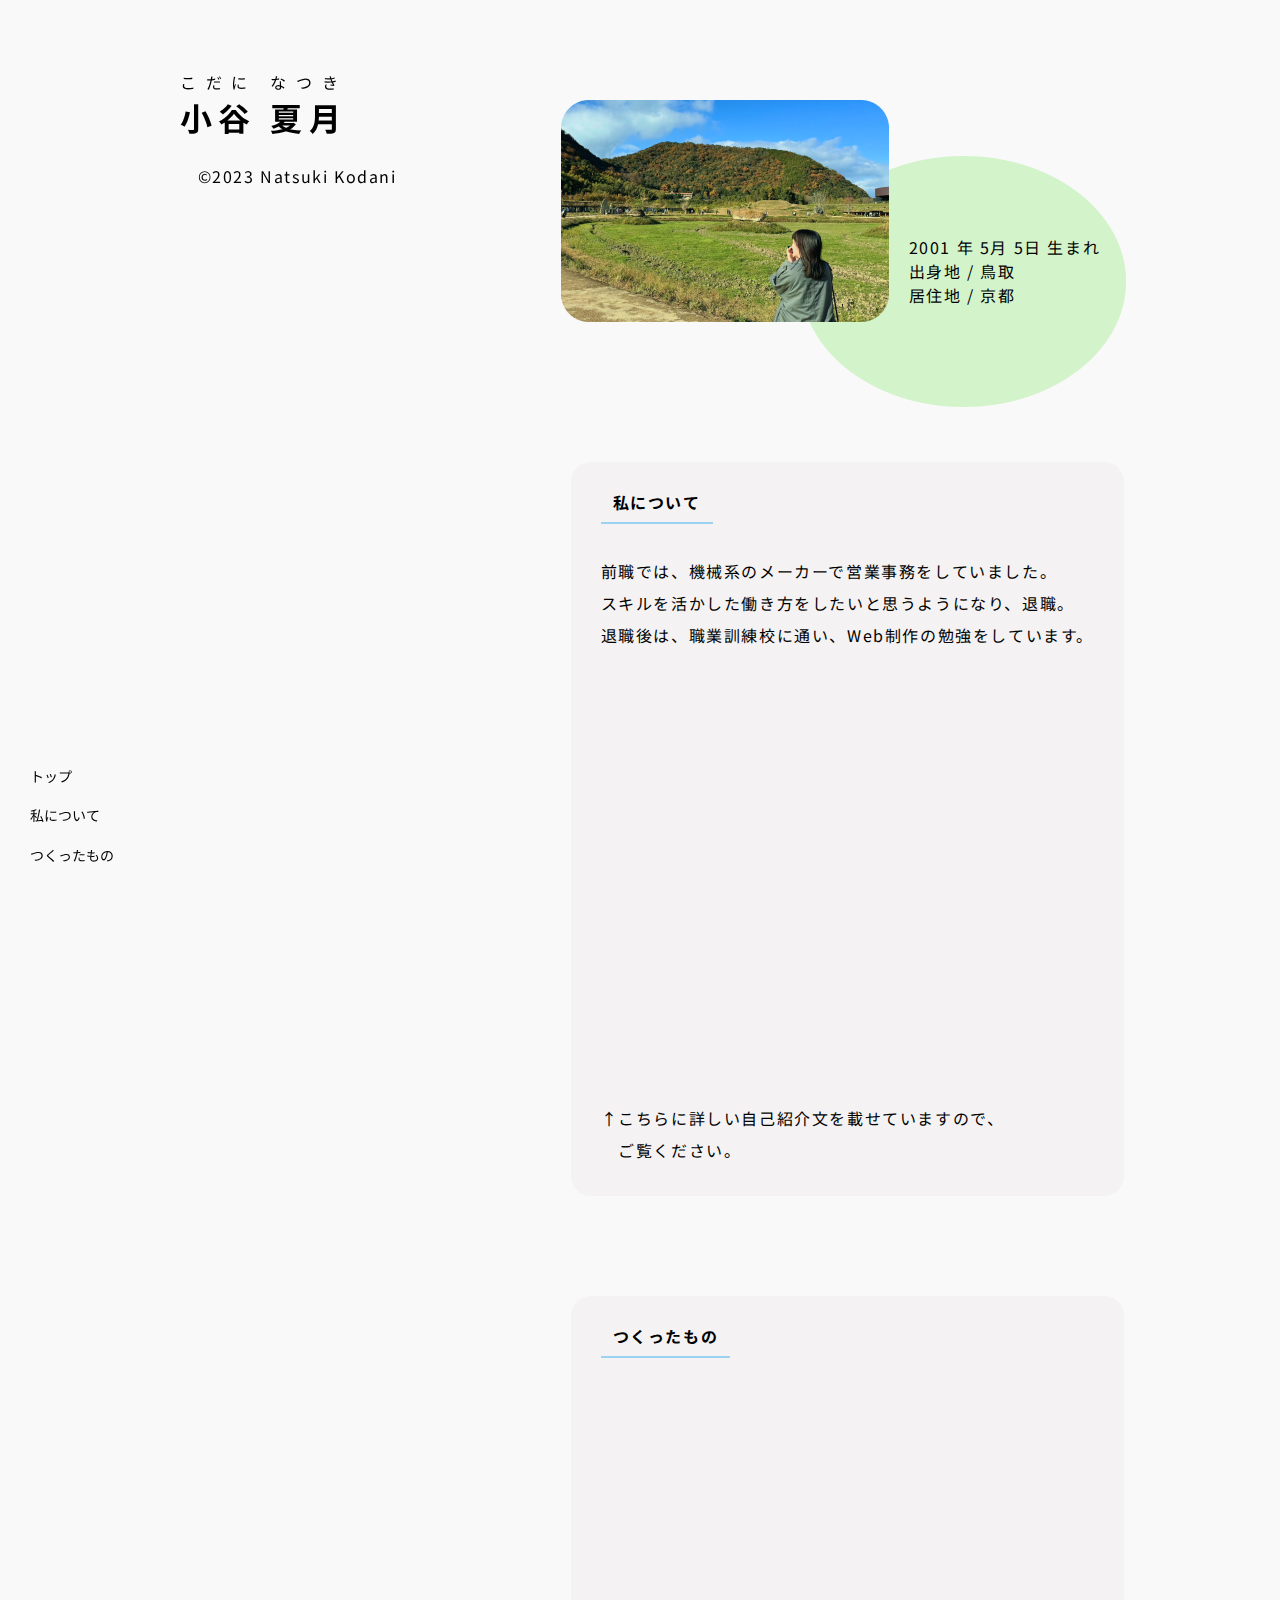
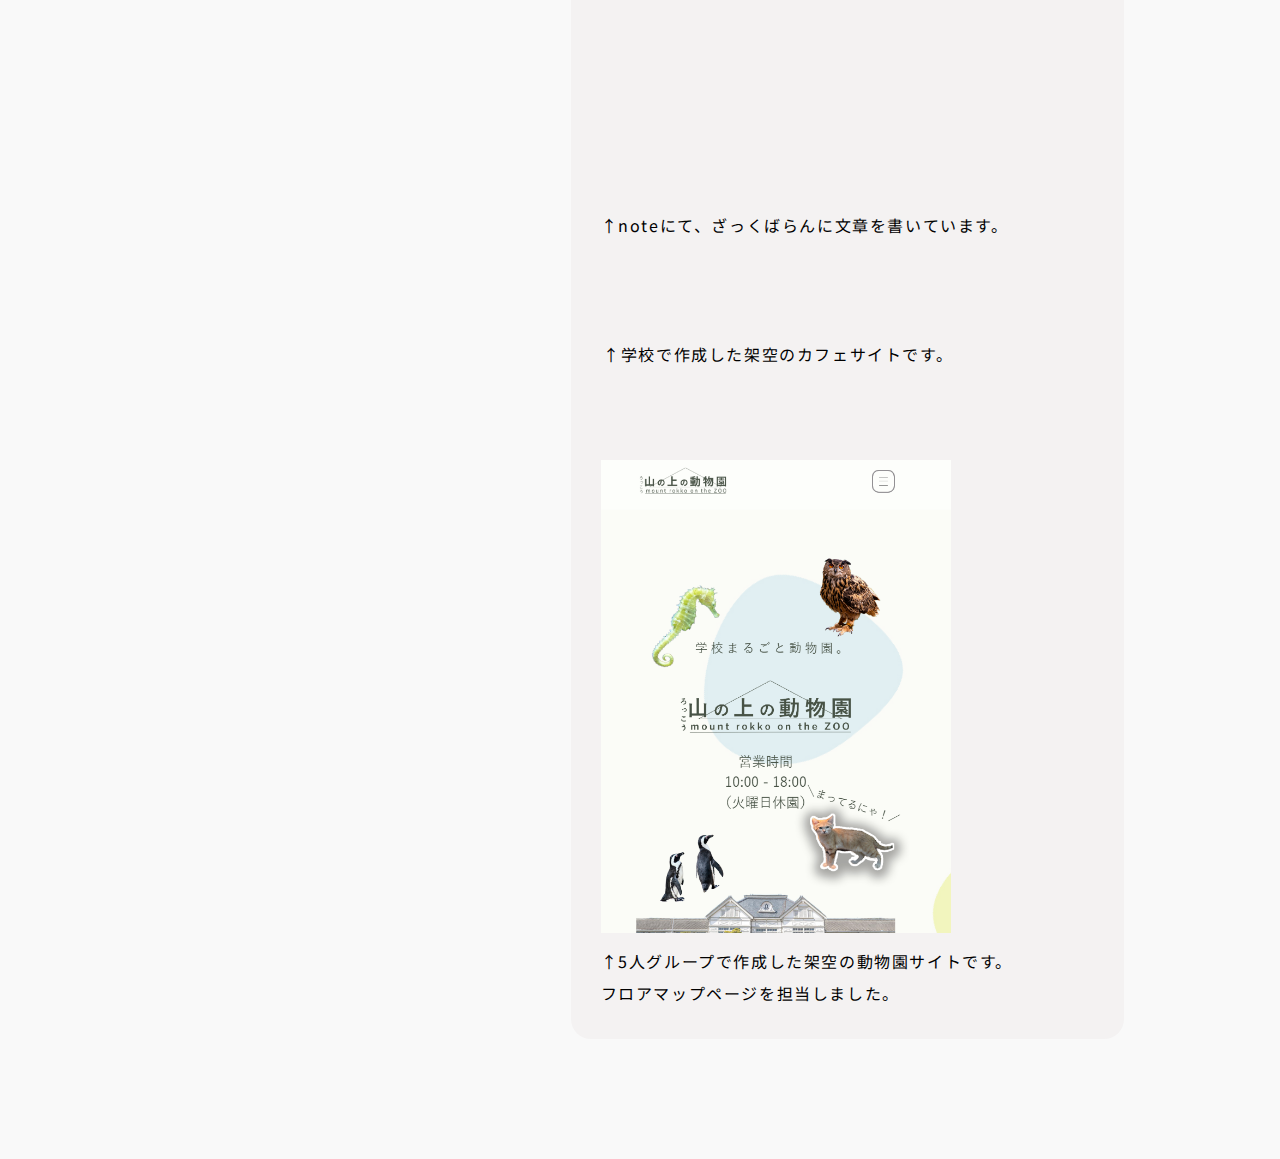
<file: index.html>
<!DOCTYPE html>
<html lang="ja">

<head>
    <meta charset="UTF-8">
    <meta name="viewport" content="width=device-width, initial-scale=1.0">
    <title>Natsuki Kodani</title>
    <link rel="stylesheet" href="./style.css">
    <link rel="preconnect" href="https://fonts.googleapis.com">
    <link rel="preconnect" href="https://fonts.gstatic.com" crossorigin>
    <link href="https://fonts.googleapis.com/css2?family=Noto+Sans+JP:wght@300&display=swap" rel="stylesheet">
</head>



<body>
    <div class="container">
        <div class="left">
            <div class="menu">
                <ul id="nav" class="font">
                    <li><a href="#">トップ</a>
                    <li><a href="#kasen1">私について</a></li>
                    <li><a href="#kasen2">つくったもの</a></li>
                </ul>
            </div>

            <div class="name">
                <p class="huri">こだに なつき</p>
                <h1>小谷 夏月</h1><br>
                <p>　©2023 Natsuki Kodani </p>
            </div>
        </div>

        <div class=" right">
            <div class="inner">
                <div class="profile">
                    <img src="img/first-view.png" alt="">
                    <img src="img/greenball.png" alt="" class="greenball">
                    <p class="born">2001 年 5月 5日 生まれ<br>出身地 / 鳥取<br>居住地 / 京都</p>
                </div>
                <article class="section">
                    <p id="kasen1"></p>
                    <p class="kasen">私について</p>
                    <br>
                    <p>前職では、機械系のメーカーで営業事務をしていました。<br>スキルを活かした働き方をしたいと思うようになり、退職。<br>退職後は、職業訓練校に通い、Web制作の勉強をしています。</p>
                    <br>
                    <iframe class="note-embed" src="https://note.com/embed/notes/n17ff12cb7d08"
                        style="border: 0; display: block; max-width: 99%; width: 494px; padding: 0px; margin: 10px 0px; position: static; visibility: visible;"
                        height="400"></iframe>
                    <script async src="https://note.com/scripts/embed.js" charset="utf-8"></script>
                    <p>↑こちらに詳しい自己紹介文を載せていますので、<br>　ご覧ください。</p>
                </article>

                <article class="section">
                    <p id="kasen2"></p>
                    <p class="kasen">つくったもの</p><br>
                    <iframe class="note-embed" src="https://note.com/embed/notes/n92b3f8efcb23"
                        style="border: 0; display: block; max-width: 99%; width: 494px; padding: 0px; margin: 10px 0px; position: static; visibility: visible;"
                        height="400"></iframe>
                    <script async src="https://note.com/scripts/embed.js" charset="utf-8"></script>
                    <p>↑noteにて、ざっくばらんに文章を書いています。</p>

                    <div class="cafe-fofa">
                        <p>　↑学校で作成した架空のカフェサイトです。</p>
                    </div>
                    <div class="sunaneko">
                        <a href="http://cf790732.cloudfree.jp/sunaneko-teikoku/index.html">
                            <img src="img/sunaneko.png"></a>
                    </div>
                    <p>↑5人グループで作成した架空の動物園サイトです。<br>フロアマップページを担当しました。</p>
                </article>
            </div>
        </div>
    </div>

</body>

</html>
</file>
<file: style.css>
* {
        margin: 0;
        padding: 0;
    }

    img {
        max-width: 100%;
        margin-left: 20px;
    }

    body {
        padding: 20px;
        font-family: 'Noto Sans JP', sans-serif;
        background-color: #F9F9F9;
    }

    li {
        list-style: none;
        line-height: 2.1em;
        font-size: 14px;
        margin-left: 10px;
        margin-bottom: 10px;
    }

    .menu {
        margin-top: -100px;
    }

    a {
        text-decoration: none;
        color: #000;
    }

    h1 {
        letter-spacing: 0.2em;
    }

    p {
        letter-spacing: 0.1em;
        font-size: 16px;
    }

    .container {
        display: flex;
    }


    .left {
        display: flex;
        width: 42%;
    }

    .name {
        padding-left: 160px;
        padding-top: 50px;
        position: fixed;
    }

    .right {
        width: 60%;

    }

    .huri {
        letter-spacing: 0.6em;
    }


    .inner {
        padding-top: 80px;
        padding-left: 10px;
        width: 80%;
    }

    .profile {
        display: flex;
        align-items: center;
        margin-bottom: 140px;
    }

    .born {
        margin-top: 120px;
        margin-left: 20px;
    }

    .text:hover{
        color: #5ee0ec;
    }

    .menu {
        position: fixed;
        bottom: 20px;
    }


    .greenball {
        position: absolute;
        margin-left: 260px;
        margin-top: 140px;
        z-index: -1;
    }


    .kasen {
        display: inline-block;
        padding: 4px 12px;
        border-bottom: solid 2.5px #9AD3F3;
    }

    p.kasen {
        margin-top: -20px;
        font-weight: bolder
    }

    .section {
        margin-left: 30px;
        display: flex;
        flex-direction: column;
        background-color: #F4F2F2;
        border-radius: 20px;
        padding: 30px;
        align-items: flex-start;
        margin-bottom: 100px;
    }

    .section p {
        line-height: 2em;
        padding-top: 7px;
    }

    .note {
        margin-top: 30px;
        margin-bottom: -150px;
        width: 650px;
        height: 650px;
    }

    .cafe-fofa {
        margin-top: 90px;
        margin-left: -15px;
        margin-bottom: 50px;
    }

    .sunaneko {
        width: 350px;
        width: 350px;
        margin-top: 40px;
        margin-left: -20px;
    }


    @media screen and (max-width:480px) {
        article.section {
            width: 410px;
            margin-left: 190px;
            padding: 40px;
        }

        .name {
            margin-top: 100px;
            margin-left: -50px;
        }

        img {
            margin-left: 215px;
            width: 120%
        }

        img.greenball {
            width: -40%;
            height: -40%;
        }

        .note {
            width: 300px;
            margin-left: -200px;
        }

        .note p {
            margin-left: 180px;
            white-space: nowrap
        }

        .cafe-fofa {
            width: 280px;
            margin-top: 80px;
            margin-left: -210px;
        }

        .cafe-fofa p {
            margin-left: 180px;
            white-space: nowrap
        }

        .sunaneko {
            margin-left: -220px;
        }

        p.born {
            white-space: nowrap
        }

    }
</file>
